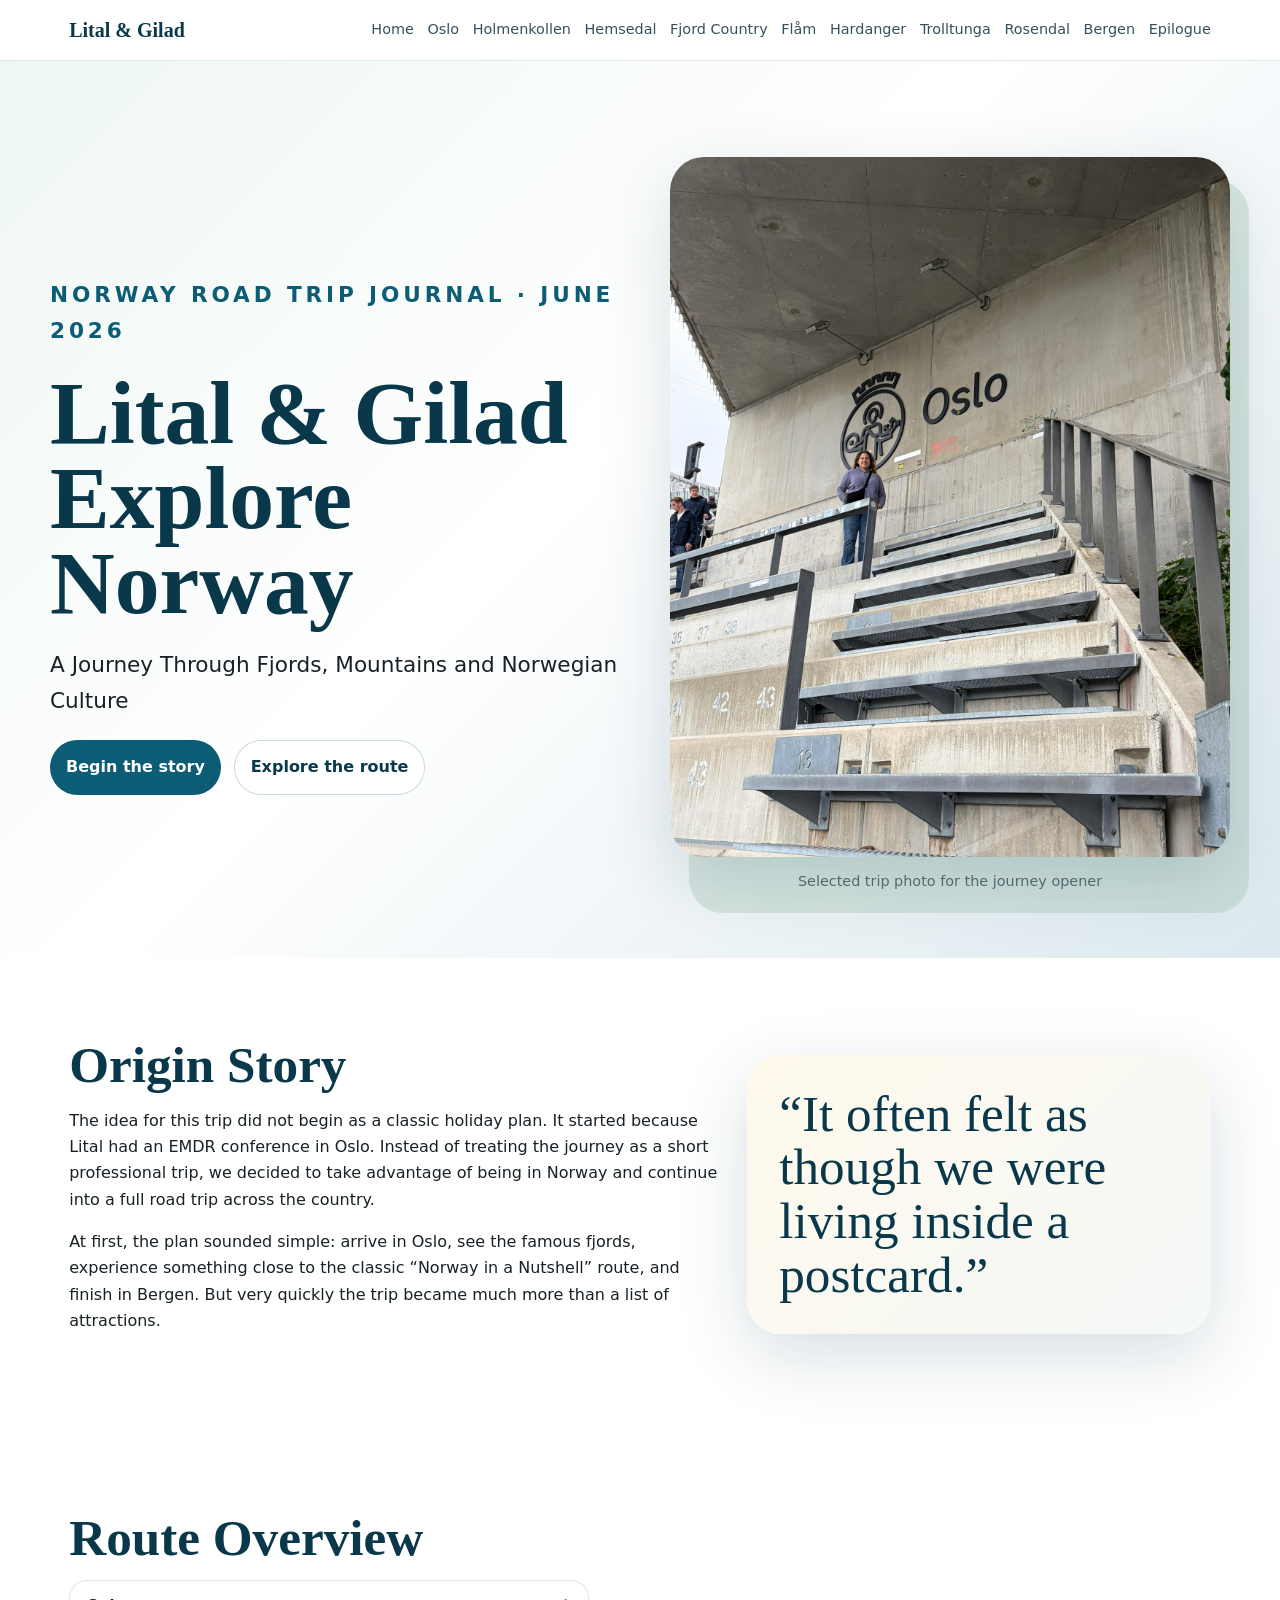
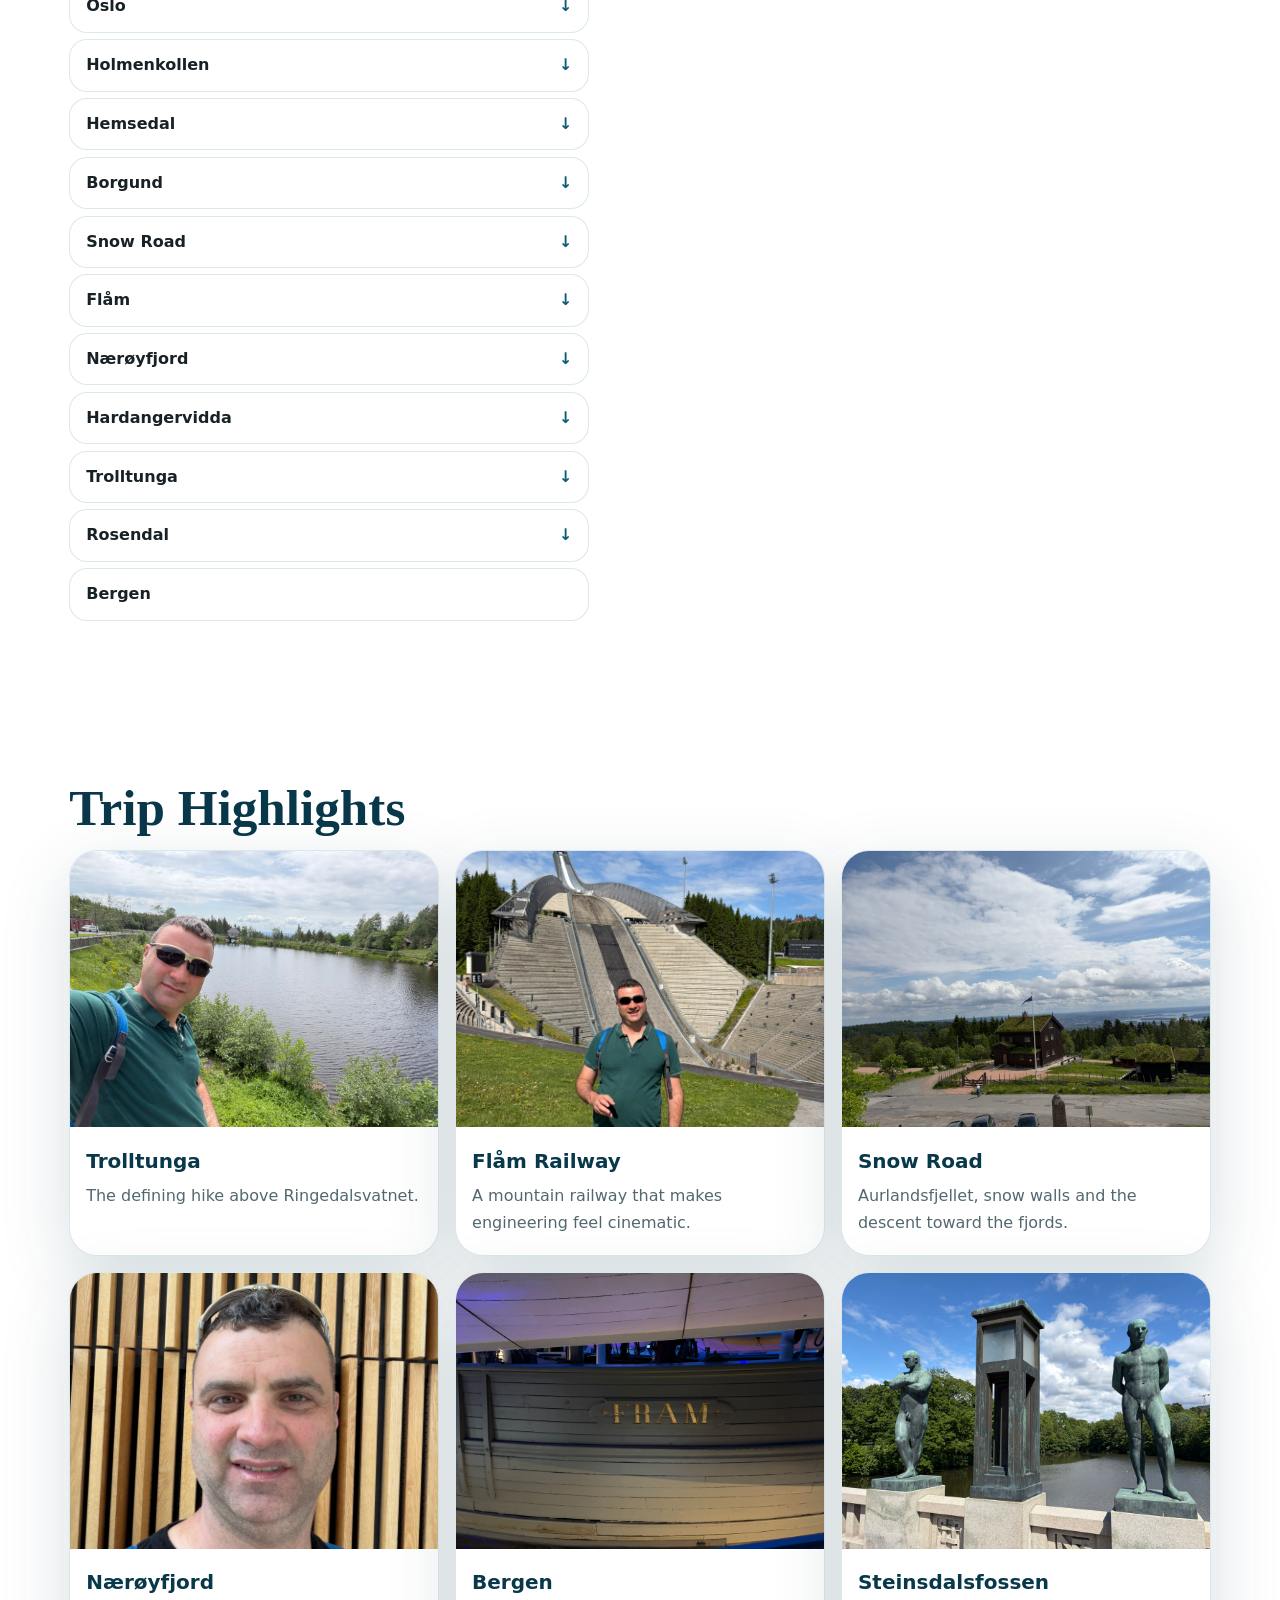
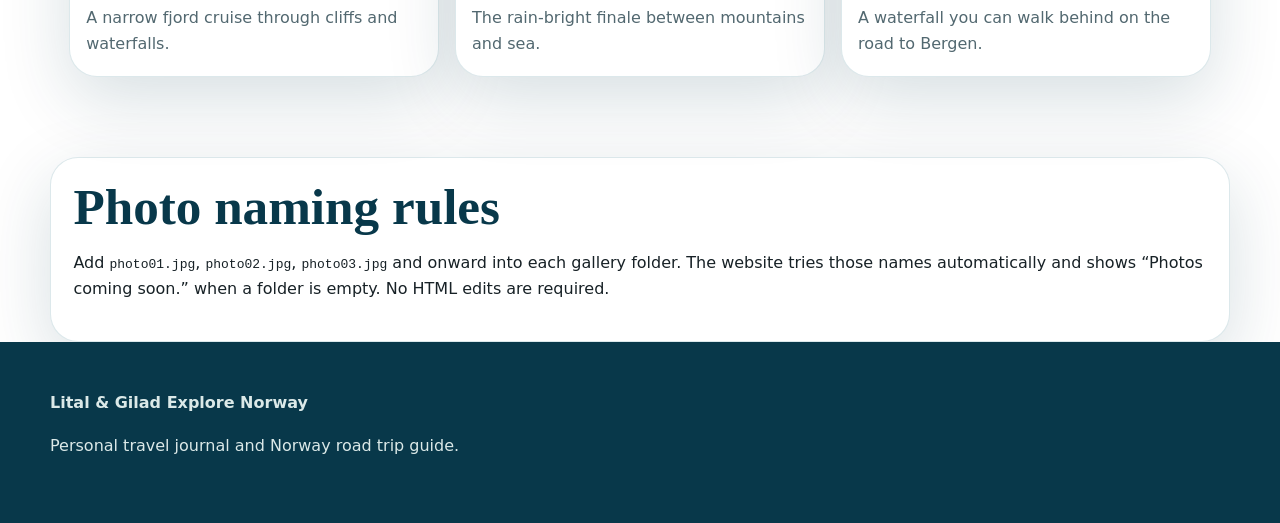
<file: index.html>
<!doctype html><html lang="en"><head><meta charset="utf-8"><meta name="viewport" content="width=device-width,initial-scale=1"><title>Home | Lital & Gilad Explore Norway</title><meta name="description" content="A personal Norway road trip journal and travel guide."><link rel="stylesheet" href="assets/css/styles.css"></head><body><div class="progress"></div><a class="skip" href="#main">Skip to content</a><header class="topbar"><nav class="nav"><a class="brand" href="index.html">Lital & Gilad</a><div class="links"><a href="index.html">Home</a><a href="oslo.html">Oslo</a><a href="holmenkollen.html">Holmenkollen</a><a href="hemsedal.html">Hemsedal</a><a href="fjord-country.html">Fjord Country</a><a href="flam.html">Flåm</a><a href="hardanger.html">Hardanger</a><a href="trolltunga.html">Trolltunga</a><a href="rosendal.html">Rosendal</a><a href="bergen.html">Bergen</a><a href="epilogue.html">Epilogue</a></div></nav></header><section class="home-hero"><div class="home-hero-copy"><p class="eyebrow">Norway road trip journal · June 2026</p><h1>Lital & Gilad Explore Norway</h1><p>A Journey Through Fjords, Mountains and Norwegian Culture</p><div class="btns"><a class="btn" href="#origin">Begin the story</a><a class="btn ghost" href="#timeline">Explore the route</a></div></div><figure class="home-hero-photo"><img src="photos/day02/holmenkollen/photo01.jpg" alt="Norway mountain landscape from the trip"><figcaption>Selected trip photo for the journey opener</figcaption></figure></section><main id="main"><section class="wrap grid" id="origin"><div class="intro"><h2>Origin Story</h2><p>The idea for this trip did not begin as a classic holiday plan. It started because Lital had an EMDR conference in Oslo. Instead of treating the journey as a short professional trip, we decided to take advantage of being in Norway and continue into a full road trip across the country.</p><p>At first, the plan sounded simple: arrive in Oslo, see the famous fjords, experience something close to the classic “Norway in a Nutshell” route, and finish in Bergen. But very quickly the trip became much more than a list of attractions.</p></div><aside class="postcard-quote">“It often felt as though we were living inside a postcard.”</aside></section><section class="wrap" id="timeline"><h2>Route Overview</h2><div class="route-timeline"><a href="oslo.html">Oslo</a><a href="holmenkollen.html">Holmenkollen</a><a href="hemsedal.html">Hemsedal</a><a href="fjord-country.html">Borgund</a><a href="fjord-country.html">Snow Road</a><a href="flam.html">Flåm</a><a href="flam.html">Nærøyfjord</a><a href="hardanger.html">Hardangervidda</a><a href="trolltunga.html">Trolltunga</a><a href="rosendal.html">Rosendal</a><a href="bergen.html">Bergen</a></div></section><section class="wrap"><h2>Trip Highlights</h2><div class="highlights"><a class="feature" href="trolltunga.html"><img src="photos/day02/nordmarka/photo01.jpg" alt="Trolltunga trip preview"><div class="feature-copy"><h3>Trolltunga</h3><p>The defining hike above Ringedalsvatnet.</p></div></a><a class="feature" href="flam.html"><img src="photos/day02/holmenkollen/photo03.jpg" alt="Flåm Railway trip preview"><div class="feature-copy"><h3>Flåm Railway</h3><p>A mountain railway that makes engineering feel cinematic.</p></div></a><a class="feature" href="fjord-country.html"><img src="photos/day02/nordmarka/photo02.jpg" alt="Snow Road trip preview"><div class="feature-copy"><h3>Snow Road</h3><p>Aurlandsfjellet, snow walls and the descent toward the fjords.</p></div></a><a class="feature" href="flam.html"><img src="photos/day01/opera-house/photo03.jpg" alt="Nærøyfjord trip preview"><div class="feature-copy"><h3>Nærøyfjord</h3><p>A narrow fjord cruise through cliffs and waterfalls.</p></div></a><a class="feature" href="bergen.html"><img src="photos/day01/fram-museum/photo01.jpg" alt="Bergen trip preview"><div class="feature-copy"><h3>Bergen</h3><p>The rain-bright finale between mountains and sea.</p></div></a><a class="feature" href="rosendal.html"><img src="photos/day01/vigeland/photo02.jpg" alt="Steinsdalsfossen trip preview"><div class="feature-copy"><h3>Steinsdalsfossen</h3><p>A waterfall you can walk behind on the road to Bergen.</p></div></a></div></section><section class="wrap card"><h2>Photo naming rules</h2><p>Add <code>photo01.jpg</code>, <code>photo02.jpg</code>, <code>photo03.jpg</code> and onward into each gallery folder. The website tries those names automatically and shows “Photos coming soon.” when a folder is empty. No HTML edits are required.</p></section></main><button class="top" aria-label="Back to top">↑</button><div class="lightbox" role="dialog" aria-modal="true"><button class="close">Close</button><img alt=""></div><footer class="footer"><div><strong>Lital & Gilad Explore Norway</strong><p>Personal travel journal and Norway road trip guide.</p></div></footer><script src="data/photo-manifest.js"></script><script src="assets/js/main.js"></script></body></html>
</file>
<file: assets/css/styles.css>
:root{--fjord:#0d5c75;--fjord2:#08384a;--gray:#36454f;--mist:#f4f8f7;--green:#7aa989;--gold:#d8b56d;--ink:#172126;--white:#fff;--max:1180px;--shadow:0 22px 70px rgba(8,56,74,.16)}*{box-sizing:border-box}html{scroll-behavior:smooth}body{margin:0;font-family:Inter,ui-sans-serif,system-ui,-apple-system,Segoe UI,sans-serif;color:var(--ink);background:var(--white);line-height:1.65}img{max-width:100%;display:block}a{color:inherit}.progress{position:fixed;inset:0 0 auto;height:4px;background:linear-gradient(90deg,var(--green),var(--fjord));transform-origin:left;transform:scaleX(0);z-index:20}.skip{position:absolute;left:-999px}.skip:focus{left:1rem;top:1rem;background:#fff;padding:.7rem;z-index:30}.topbar{position:sticky;top:0;z-index:15;background:rgba(255,255,255,.86);backdrop-filter:blur(18px);border-bottom:1px solid rgba(13,92,117,.12)}.nav{max-width:var(--max);margin:auto;display:flex;gap:1rem;align-items:center;justify-content:space-between;padding:.85rem 1.2rem}.brand{font-family:Georgia,serif;font-size:1.25rem;font-weight:700;text-decoration:none;color:var(--fjord2)}.links{display:flex;gap:.85rem;overflow:auto;white-space:nowrap}.links a{text-decoration:none;font-size:.9rem;color:#35515b}.links a:hover,.links a:focus{color:var(--fjord)}.hero{min-height:72vh;display:grid;place-items:end start;padding:7rem max(1.2rem,calc((100vw - var(--max))/2)) 5rem;background:linear-gradient(180deg,rgba(8,56,74,.18),rgba(8,56,74,.76)),var(--hero),linear-gradient(135deg,#0d5c75,#89b3b0);background-size:cover;background-position:center;color:#fff}.hero.small{min-height:58vh}.eyebrow{text-transform:uppercase;letter-spacing:.18em;font-size:.78rem;font-weight:800;color:#dff1e6}.hero h1{font-family:Georgia,serif;font-size:clamp(2.8rem,8vw,6.8rem);line-height:.95;margin:.2rem 0;max-width:980px}.hero p{font-size:clamp(1.05rem,2vw,1.35rem);max-width:760px}.btns{display:flex;gap:.8rem;flex-wrap:wrap}.btn{display:inline-flex;align-items:center;gap:.4rem;padding:.85rem 1rem;border-radius:999px;background:var(--white);color:var(--fjord2);font-weight:800;text-decoration:none}.btn.ghost{background:rgba(255,255,255,.16);color:#fff;border:1px solid rgba(255,255,255,.55)}main{overflow:hidden}.wrap{max-width:var(--max);margin:auto;padding:5rem 1.2rem}.grid{display:grid;grid-template-columns:repeat(12,1fr);gap:1.3rem}.intro{grid-column:span 7}.card{background:#fff;border:1px solid rgba(13,92,117,.14);border-radius:28px;padding:1.4rem;box-shadow:var(--shadow)}.map{grid-column:span 5;background:linear-gradient(135deg,#edf7f4,#dce9ee);min-height:320px;position:relative}.map:after{content:'Oslo → Hemsedal → Flåm → Trolltunga → Bergen';position:absolute;inset:auto 1.2rem 1.2rem;font-weight:900;color:var(--fjord)}h2{font-family:Georgia,serif;font-size:clamp(2rem,4vw,3.5rem);line-height:1.05;margin:0 0 1rem;color:var(--fjord2)}h3{font-size:1.25rem;color:var(--fjord2)}.timeline{display:grid;gap:1rem}.stop{display:grid;grid-template-columns:90px 1fr;gap:1rem;align-items:start}.dot{background:var(--fjord);color:#fff;border-radius:18px;text-align:center;padding:.8rem;font-weight:900}.highlights{grid-template-columns:repeat(3,1fr);display:grid;gap:1rem}.feature{min-height:260px;display:flex;flex-direction:column;justify-content:end;background:linear-gradient(180deg,transparent,rgba(8,56,74,.82)),var(--img),linear-gradient(135deg,#638895,#dce9ee);background-size:cover;border-radius:30px;padding:1.2rem;color:white;text-decoration:none}.story{max-width:820px}.question{border-left:6px solid var(--gold);background:#fff9ec}.fact{background:var(--mist)}.reflection{background:linear-gradient(135deg,#f4f8f7,#fff)}.gallery{display:grid;grid-template-columns:repeat(3,1fr);gap:.8rem}.ph{aspect-ratio:4/3;border-radius:22px;background:linear-gradient(135deg,#dbe9e8,#98b6bd);display:grid;place-items:center;color:#234;font-weight:800;cursor:pointer;border:0}.chapter-nav{display:flex;justify-content:space-between;gap:1rem;margin-top:3rem}.footer{background:var(--fjord2);color:#dbe9e8;padding:3rem 1.2rem}.footer>div{max-width:var(--max);margin:auto}.top{position:fixed;right:1rem;bottom:1rem;border:0;border-radius:999px;background:var(--fjord);color:#fff;padding:.8rem 1rem;box-shadow:var(--shadow);display:none}.top.show{display:block}.lightbox{position:fixed;inset:0;background:rgba(5,18,24,.92);display:none;place-items:center;z-index:40;padding:2rem}.lightbox.open{display:grid}.lightbox img{max-height:82vh;border-radius:18px}.close{position:absolute;top:1rem;right:1rem;background:#fff;border:0;border-radius:999px;padding:.7rem 1rem}@media(max-width:800px){.links{max-width:62vw}.grid,.highlights{display:block}.intro,.map{margin-bottom:1rem}.gallery{grid-template-columns:1fr 1fr}.stop{grid-template-columns:1fr}.hero{min-height:68vh}.wrap{padding:3.5rem 1rem}}@media(prefers-reduced-motion:reduce){html{scroll-behavior:auto}*,*:before,*:after{animation:none!important;transition:none!important}}
.route-context{max-width:var(--max);margin:1.5rem auto 0;padding:0 1.2rem;display:flex;gap:.35rem;flex-wrap:wrap;color:#5d737b;font-size:.85rem}.route-context span:not(:last-child):after{content:'→';margin-left:.35rem;color:#9ab}.route-context .current{background:var(--fjord);color:#fff;border-radius:999px;padding:.1rem .55rem}.postcard-quote{grid-column:span 5;align-self:center;font-family:Georgia,serif;font-size:clamp(2rem,4vw,3.8rem);line-height:1.05;color:var(--fjord2);background:linear-gradient(135deg,#fff9ec,#f4f8f7);border-radius:34px;padding:2rem;box-shadow:var(--shadow)}.route-timeline{display:grid;gap:.4rem;max-width:520px}.route-timeline a{background:#fff;border:1px solid rgba(13,92,117,.14);border-radius:18px;padding:.75rem 1rem;font-weight:900;text-decoration:none;transition:transform .18s ease,border-color .18s ease,box-shadow .18s ease}.route-timeline a:hover,.route-timeline a:focus{border-color:var(--fjord);box-shadow:var(--shadow);transform:translateX(4px)}.route-timeline a:not(:last-child)::after{content:'↓';float:right;color:var(--fjord)}.story h1{font-family:Georgia,serif;font-size:clamp(2rem,4vw,3rem);color:var(--fjord2);margin-top:0}.story h2{margin-top:3rem}.story p{font-size:1.08rem}.question-card{margin:1.4rem 0;padding:1.3rem;border-radius:24px;background:#fff9ec;border-left:7px solid var(--gold);box-shadow:var(--shadow)}.question-card span{display:block;text-transform:uppercase;letter-spacing:.16em;font-size:.74rem;font-weight:900;color:#80621d}.question-card p{margin:.25rem 0 0;font-family:Georgia,serif;font-size:1.45rem;line-height:1.25}.reflection-heading+p,.story h2.reflection-heading~p{background:linear-gradient(135deg,#f4f8f7,#fff);border-radius:24px;padding:1.2rem}.photo-block{margin:2rem 0}.placeholder-note{font-size:.9rem!important;text-transform:uppercase;letter-spacing:.08em;color:#58717b}.empty-gallery{border:1px dashed rgba(13,92,117,.35);border-radius:22px;padding:2rem;text-align:center;background:var(--mist);font-weight:800;color:#58717b}.stats{display:grid;grid-template-columns:repeat(4,1fr);gap:1rem}.stats div,.cards div,details{background:#fff;border:1px solid rgba(13,92,117,.14);border-radius:24px;padding:1.2rem;box-shadow:var(--shadow)}.stats strong{display:block;font-family:Georgia,serif;font-size:1.5rem;color:var(--fjord2)}.stats span{color:#526870}.troll-hero{min-height:78vh}.cards{display:grid;grid-template-columns:repeat(5,1fr);gap:1rem}.cards div{font-weight:900;text-align:center}details{margin:.8rem 0}summary{font-weight:900;color:var(--fjord2);cursor:pointer}@media(max-width:800px){.postcard-quote{grid-column:auto}.stats,.cards{grid-template-columns:1fr}.route-context{overflow:auto;flex-wrap:nowrap}.route-context span{white-space:nowrap}}

/* Home layout refresh: keep copy beside photos instead of printed over them. */
.home-hero{min-height:72vh;display:grid;grid-template-columns:minmax(0,1fr) minmax(320px,560px);gap:clamp(1.5rem,4vw,4rem);align-items:center;padding:6rem max(1.2rem,calc((100vw - var(--max))/2)) 4rem;background:linear-gradient(135deg,#eef7f4,#fff 46%,#dce9ee);color:var(--ink)}
.home-hero-copy{max-width:680px}.home-hero .eyebrow{color:var(--fjord)}.home-hero h1{font-family:Georgia,serif;font-size:clamp(3rem,7vw,6.4rem);line-height:.95;margin:.2rem 0;color:var(--fjord2)}.home-hero p{font-size:clamp(1.05rem,2vw,1.35rem);max-width:760px}.home-hero .btn{background:var(--fjord);color:#fff}.home-hero .btn.ghost{background:#fff;color:var(--fjord2);border:1px solid rgba(13,92,117,.22)}
.home-hero-photo{margin:0;position:relative}.home-hero-photo:before{content:'';position:absolute;inset:1.4rem -1.2rem -1.2rem 1.2rem;border-radius:34px;background:var(--green);opacity:.22}.home-hero-photo img{position:relative;width:100%;aspect-ratio:4/5;object-fit:cover;border-radius:34px;box-shadow:var(--shadow)}.home-hero-photo figcaption{position:relative;margin:.8rem 0 0;color:#526870;font-size:.9rem;text-align:center}
.feature{min-height:0;display:block;background:#fff;border:1px solid rgba(13,92,117,.14);border-radius:28px;padding:0;color:var(--ink);overflow:hidden;box-shadow:var(--shadow);transition:transform .18s ease,border-color .18s ease}.feature:hover,.feature:focus{transform:translateY(-4px);border-color:rgba(13,92,117,.45)}.feature img{width:100%;aspect-ratio:4/3;object-fit:cover}.feature-copy{display:block;padding:1rem 1rem 1.15rem}.feature h3{margin:.1rem 0 .35rem}.feature p{margin:0;color:#526870}
@media(max-width:800px){.home-hero{grid-template-columns:1fr;padding:4rem 1rem 3rem}.home-hero-photo{order:-1}.home-hero-photo img{aspect-ratio:16/10}.highlights{display:grid;grid-template-columns:1fr;gap:1rem}}
/* Story gallery layout: keep mixed phone/camera photos from stretching the Oslo page. */
.gallery{align-items:stretch}
.ph{width:100%;padding:0;overflow:hidden;appearance:none}
.ph img{width:100%;height:100%;object-fit:cover;border-radius:inherit}
.empty-gallery{grid-column:1/-1}
@media(max-width:560px){.gallery{grid-template-columns:1fr}.ph{aspect-ratio:16/11}}
</file>
